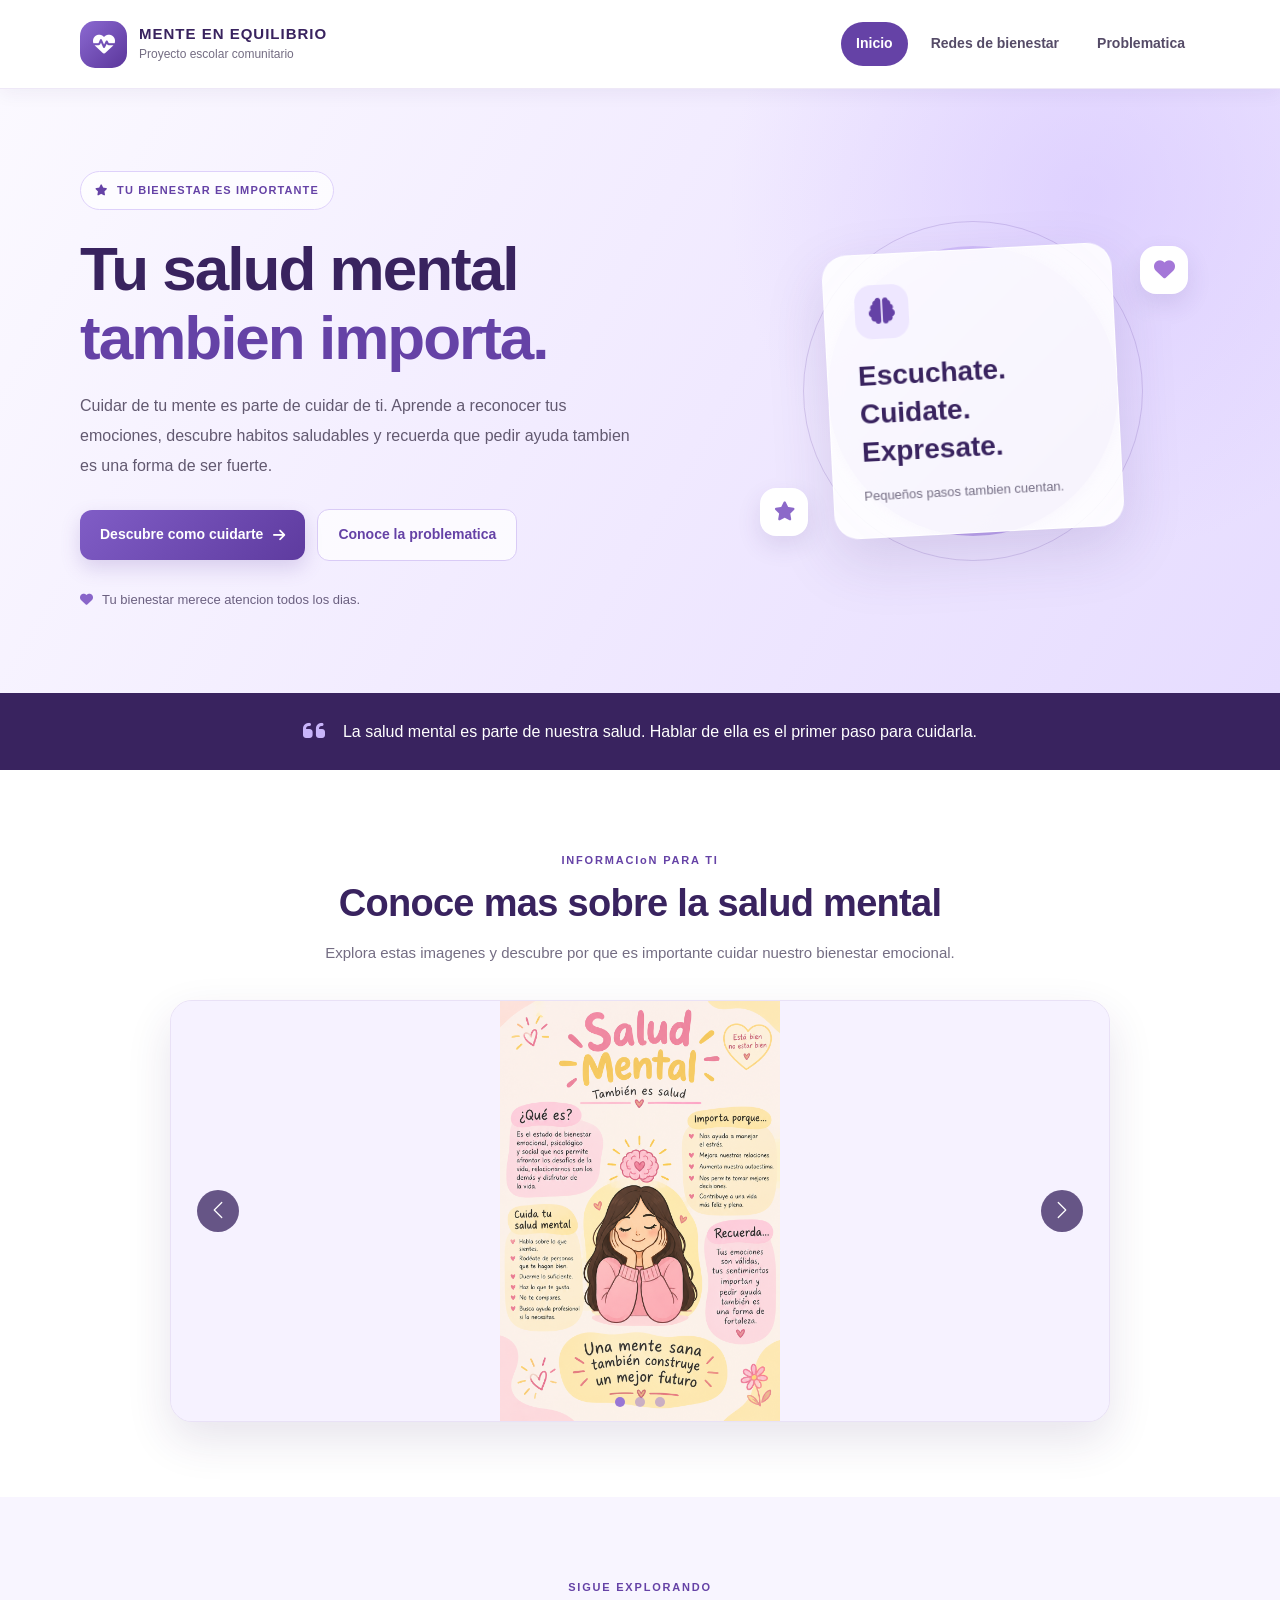
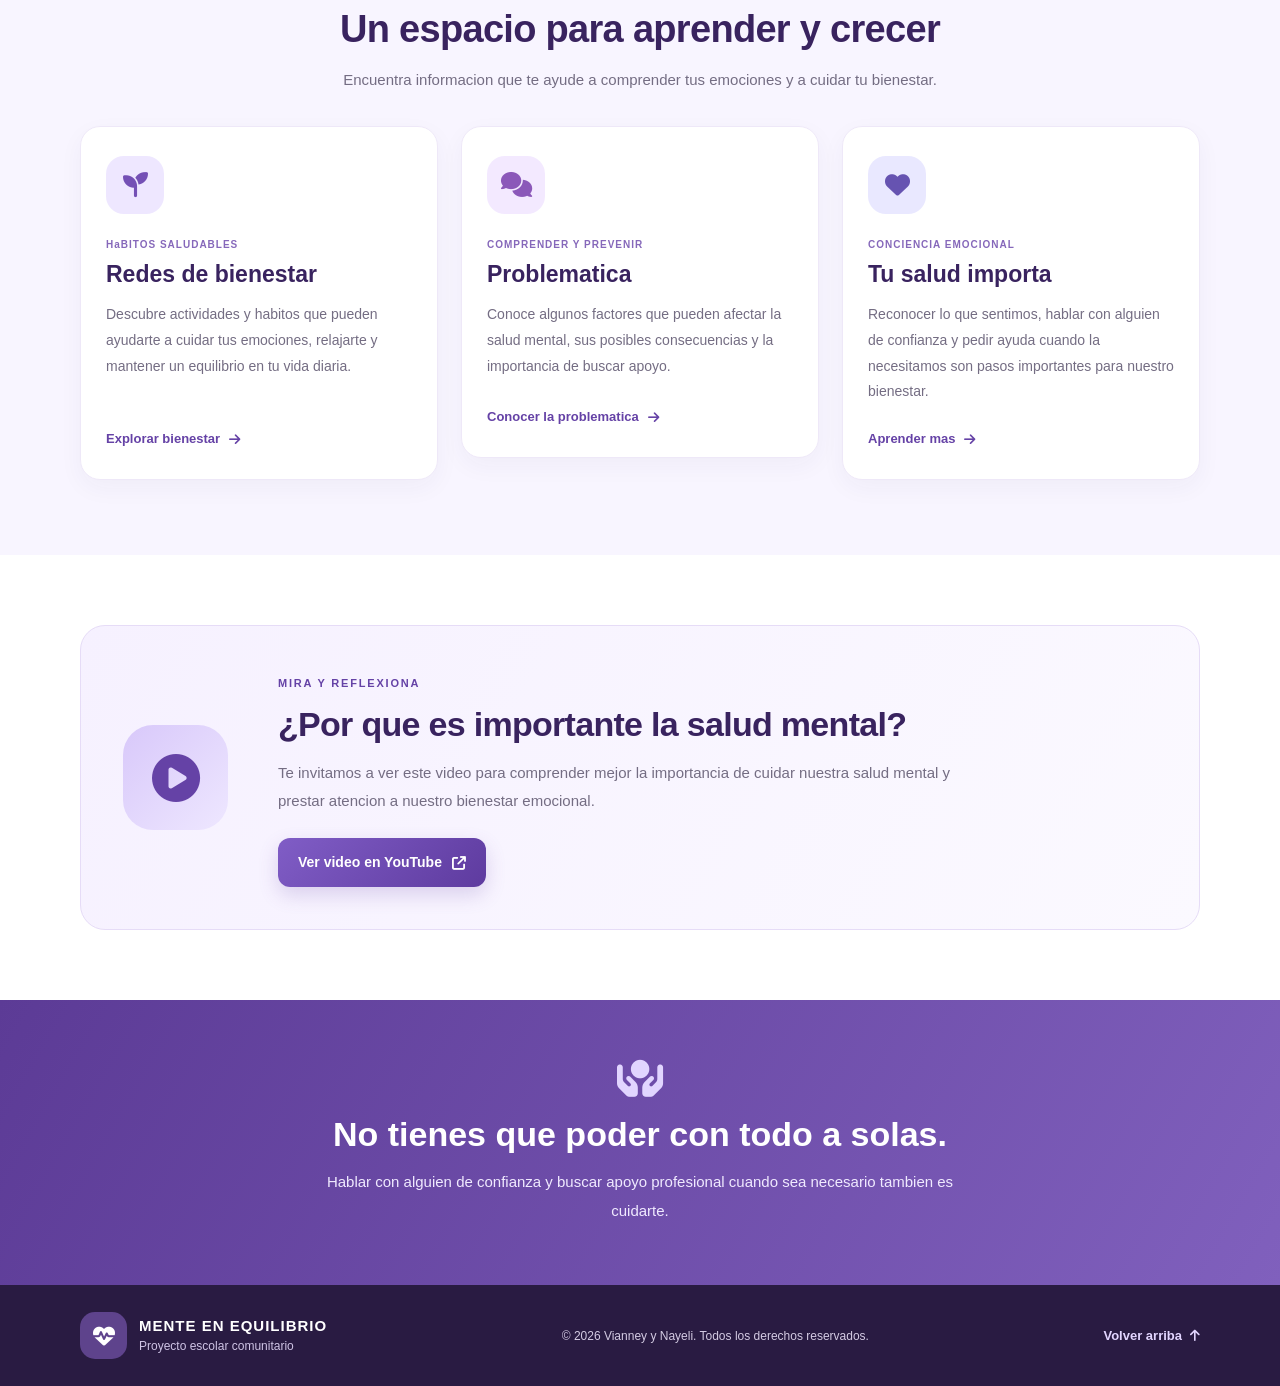
<file: Index.html>
<!DOCTYPE html>
<html lang="es">
<head>
    <meta charset="UTF-8">
    <meta name="viewport" content="width=device-width, initial-scale=1.0">

    <title>Salud Mental | Proyecto Escolar Comunitario</title>

    
    <link href="https://cdn.jsdelivr.net/npm/bootstrap@5.3.3/dist/css/bootstrap.min.css" rel="stylesheet">

    
    <link rel="stylesheet" href="Estilos.css">

    
    <link rel="stylesheet" href="https://cdnjs.cloudflare.com/ajax/libs/font-awesome/6.5.2/css/all.min.css">
</head>

<body class="pagina-inicio">

    <header class="encabezado-inicio">
        <div class="contenedor-inicio encabezado-contenido">

            <a href="index.html" class="marca-inicio">
                <span class="marca-icono">
                    <i class="fa-solid fa-heart-pulse"></i>
                </span>

                <span>
                    <strong>MENTE EN EQUILIBRIO</strong>
                    <small>Proyecto escolar comunitario</small>
                </span>
            </a>

            <nav class="menu-inicio" aria-label="Navegacion principal">
                <a href="index.html" class="enlace-activo">Inicio</a>
                <a href="bienestar.html">Redes de bienestar</a>
                <a href="problematica.html">Problematica</a>
            </nav>

        </div>
    </header>

    <main>

        <section class="portada-inicio">
            <div class="contenedor-inicio portada-contenido">

                <div class="portada-texto">
                    <span class="etiqueta-inicio">
                        <i class="fa-solid fa-star"></i>
                        TU BIENESTAR ES IMPORTANTE
                    </span>

                    <h1>
                        Tu salud mental
                        <span>tambien importa.</span>
                    </h1>

                    <p>
                        Cuidar de tu mente es parte de cuidar de ti.
                        Aprende a reconocer tus emociones, descubre
                        habitos saludables y recuerda que pedir ayuda
                        tambien es una forma de ser fuerte.
                    </p>

                    <div class="portada-botones">
                        <a href="bienestar.html" class="boton-principal">
                            Descubre como cuidarte
                            <i class="fa-solid fa-arrow-right"></i>
                        </a>

                        <a href="problematica.html" class="boton-secundario">
                            Conoce la problematica
                        </a>
                    </div>

                    <div class="portada-mensaje">
                        <i class="fa-solid fa-heart"></i>
                        <span>Tu bienestar merece atencion todos los dias.</span>
                    </div>
                </div>

                <div class="portada-decoracion" aria-hidden="true">
                    <div class="circulo-decorativo circulo-uno"></div>
                    <div class="circulo-decorativo circulo-dos"></div>

                    <div class="tarjeta-frase">
                        <div class="frase-icono">
                            <i class="fa-solid fa-brain"></i>
                        </div>

                        <h2>Escuchate.</h2>
                        <h2>Cuidate.</h2>
                        <h2>Expresate.</h2>

                        <p>Pequeños pasos tambien cuentan.</p>
                    </div>

                    <span class="adorno adorno-corazon">
                        <i class="fa-solid fa-heart"></i>
                    </span>

                    <span class="adorno adorno-estrella">
                        <i class="fa-solid fa-star"></i>
                    </span>
                </div>

            </div>
        </section>

        <section class="franja-mensaje">
            <div class="contenedor-inicio">
                <i class="fa-solid fa-quote-left"></i>

                <p>
                    La salud mental es parte de nuestra salud.
                    Hablar de ella es el primer paso para cuidarla.
                </p>
            </div>
        </section>

        <section class="seccion-inicio seccion-carrusel">
            <div class="contenedor-inicio">

                <div class="titulo-seccion">
                    <span class="subtitulo-seccion">INFORMACIoN PARA TI</span>

                    <h2>Conoce mas sobre la salud mental</h2>

                    <p>
                        Explora estas imagenes y descubre por que
                        es importante cuidar nuestro bienestar emocional.
                    </p>
                </div>

                <div id="demo"
                     class="carousel slide carrusel-inicio"
                     data-bs-ride="carousel"
                     data-bs-interval="5000">

                    <div class="carousel-indicators">
                        <button type="button" data-bs-target="#demo"
                                data-bs-slide-to="0" class="active"
                                aria-current="true" aria-label="Imagen 1"></button>

                        <button type="button" data-bs-target="#demo"
                                data-bs-slide-to="1"
                                aria-label="Imagen 2"></button>

                        <button type="button" data-bs-target="#demo"
                                data-bs-slide-to="2"
                                aria-label="Imagen 3"></button>
                    </div>

                    <div class="carousel-inner">

                        <div class="carousel-item active">
                            <img src="salud mental imagen.png"
                                 alt="Imagen sobre salud mental"
                                 class="d-block w-100">
                        </div>

                        <div class="carousel-item">
                            <img src="salud mental te contamos.jpg"
                                 alt="Informacion sobre la salud mental"
                                 class="d-block w-100"
                                 loading="lazy">
                        </div>

                        <div class="carousel-item">
                            <img src="mundial.jpg"
                                 alt="Imagen relacionada con la salud mental"
                                 class="d-block w-100"
                                 loading="lazy">
                        </div>

                    </div>

                    <button class="carousel-control-prev" type="button"
                            data-bs-target="#demo" data-bs-slide="prev"
                            aria-label="Imagen anterior">
                        <span class="carousel-control-prev-icon"
                              aria-hidden="true"></span>
                    </button>

                    <button class="carousel-control-next" type="button"
                            data-bs-target="#demo" data-bs-slide="next"
                            aria-label="Imagen siguiente">
                        <span class="carousel-control-next-icon"
                              aria-hidden="true"></span>
                    </button>

                </div>
            </div>
        </section>

        <section class="seccion-inicio seccion-explora">
            <div class="contenedor-inicio">

                <div class="titulo-seccion">
                    <span class="subtitulo-seccion">SIGUE EXPLORANDO</span>

                    <h2>Un espacio para aprender y crecer</h2>

                    <p>
                        Encuentra informacion que te ayude a comprender
                        tus emociones y a cuidar tu bienestar.
                    </p>
                </div>

                <div class="tarjetas-inicio">

                    <article class="tarjeta-inicio tarjeta-bienestar">
                        <div class="tarjeta-icono">
                            <i class="fa-solid fa-seedling"></i>
                        </div>

                        <span class="tarjeta-etiqueta">HaBITOS SALUDABLES</span>

                        <h3>Redes de bienestar</h3>

                        <p>
                            Descubre actividades y habitos que pueden
                            ayudarte a cuidar tus emociones, relajarte
                            y mantener un equilibrio en tu vida diaria.
                        </p>

                        <a href="bienestar.html" class="enlace-tarjeta">
                            Explorar bienestar
                            <i class="fa-solid fa-arrow-right"></i>
                        </a>
                    </article>

                    <article class="tarjeta-inicio tarjeta-problematica">
                        <div class="tarjeta-icono">
                            <i class="fa-solid fa-comments"></i>
                        </div>

                        <span class="tarjeta-etiqueta">COMPRENDER Y PREVENIR</span>

                        <h3>Problematica</h3>

                        <p>
                            Conoce algunos factores que pueden afectar
                            la salud mental, sus posibles consecuencias
                            y la importancia de buscar apoyo.
                        </p>

                        <a href="problematica.html" class="enlace-tarjeta">
                            Conocer la problematica
                            <i class="fa-solid fa-arrow-right"></i>
                        </a>
                    </article>

                    <article class="tarjeta-inicio tarjeta-importancia">
                        <div class="tarjeta-icono">
                            <i class="fa-solid fa-heart"></i>
                        </div>

                        <span class="tarjeta-etiqueta">CONCIENCIA EMOCIONAL</span>

                        <h3>Tu salud importa</h3>

                        <p>
                            Reconocer lo que sentimos, hablar con alguien
                            de confianza y pedir ayuda cuando la necesitamos
                            son pasos importantes para nuestro bienestar.
                        </p>

                        <a href="bienestar.html" class="enlace-tarjeta">
                            Aprender mas
                            <i class="fa-solid fa-arrow-right"></i>
                        </a>
                    </article>

                </div>
            </div>
        </section>

        <section class="seccion-video-inicio">
            <div class="contenedor-inicio video-contenido">

                <div class="video-icono">
                    <i class="fa-solid fa-circle-play"></i>
                </div>

                <div class="video-texto">
                    <span class="subtitulo-seccion">MIRA Y REFLEXIONA</span>

                    <h2>¿Por que es importante la salud mental?</h2>

                    <p>
                        Te invitamos a ver este video para comprender
                        mejor la importancia de cuidar nuestra salud mental
                        y prestar atencion a nuestro bienestar emocional.
                    </p>

                    <a href="https://youtu.be/JQr6Ld8d-f8?si=fh5OQfUayXiE0APu"
                       target="_blank"
                       rel="noopener noreferrer"
                       class="boton-principal">
                        Ver video en YouTube
                        <i class="fa-solid fa-arrow-up-right-from-square"></i>
                    </a>
                </div>

            </div>
        </section>

        
        <section class="mensaje-final-inicio">
            <div class="contenedor-inicio">
                <i class="fa-solid fa-hands-holding-circle"></i>

                <h2>No tienes que poder con todo a solas.</h2>

                <p>
                    Hablar con alguien de confianza y buscar apoyo
                    profesional cuando sea necesario tambien es cuidarte.
                </p>
            </div>
        </section>

    </main>

    <footer class="pie-inicio">
        <div class="contenedor-inicio pie-contenido">

            <a href="index.html" class="marca-inicio marca-pie">
                <span class="marca-icono">
                    <i class="fa-solid fa-heart-pulse"></i>
                </span>

                <span>
                    <strong>MENTE EN EQUILIBRIO</strong>
                    <small>Proyecto escolar comunitario</small>
                </span>
            </a>

            <p>
                © 2026 Vianney y Nayeli. Todos los derechos reservados.
            </p>

            <a href="#" class="volver-arriba"
               onclick="window.scrollTo({top: 0, behavior: 'smooth'}); return false;">
                Volver arriba
                <i class="fa-solid fa-arrow-up"></i>
            </a>

        </div>
    </footer>

    <script src="https://cdn.jsdelivr.net/npm/bootstrap@5.3.3/dist/js/bootstrap.bundle.min.js"></script>


</body>
</html>
</file>
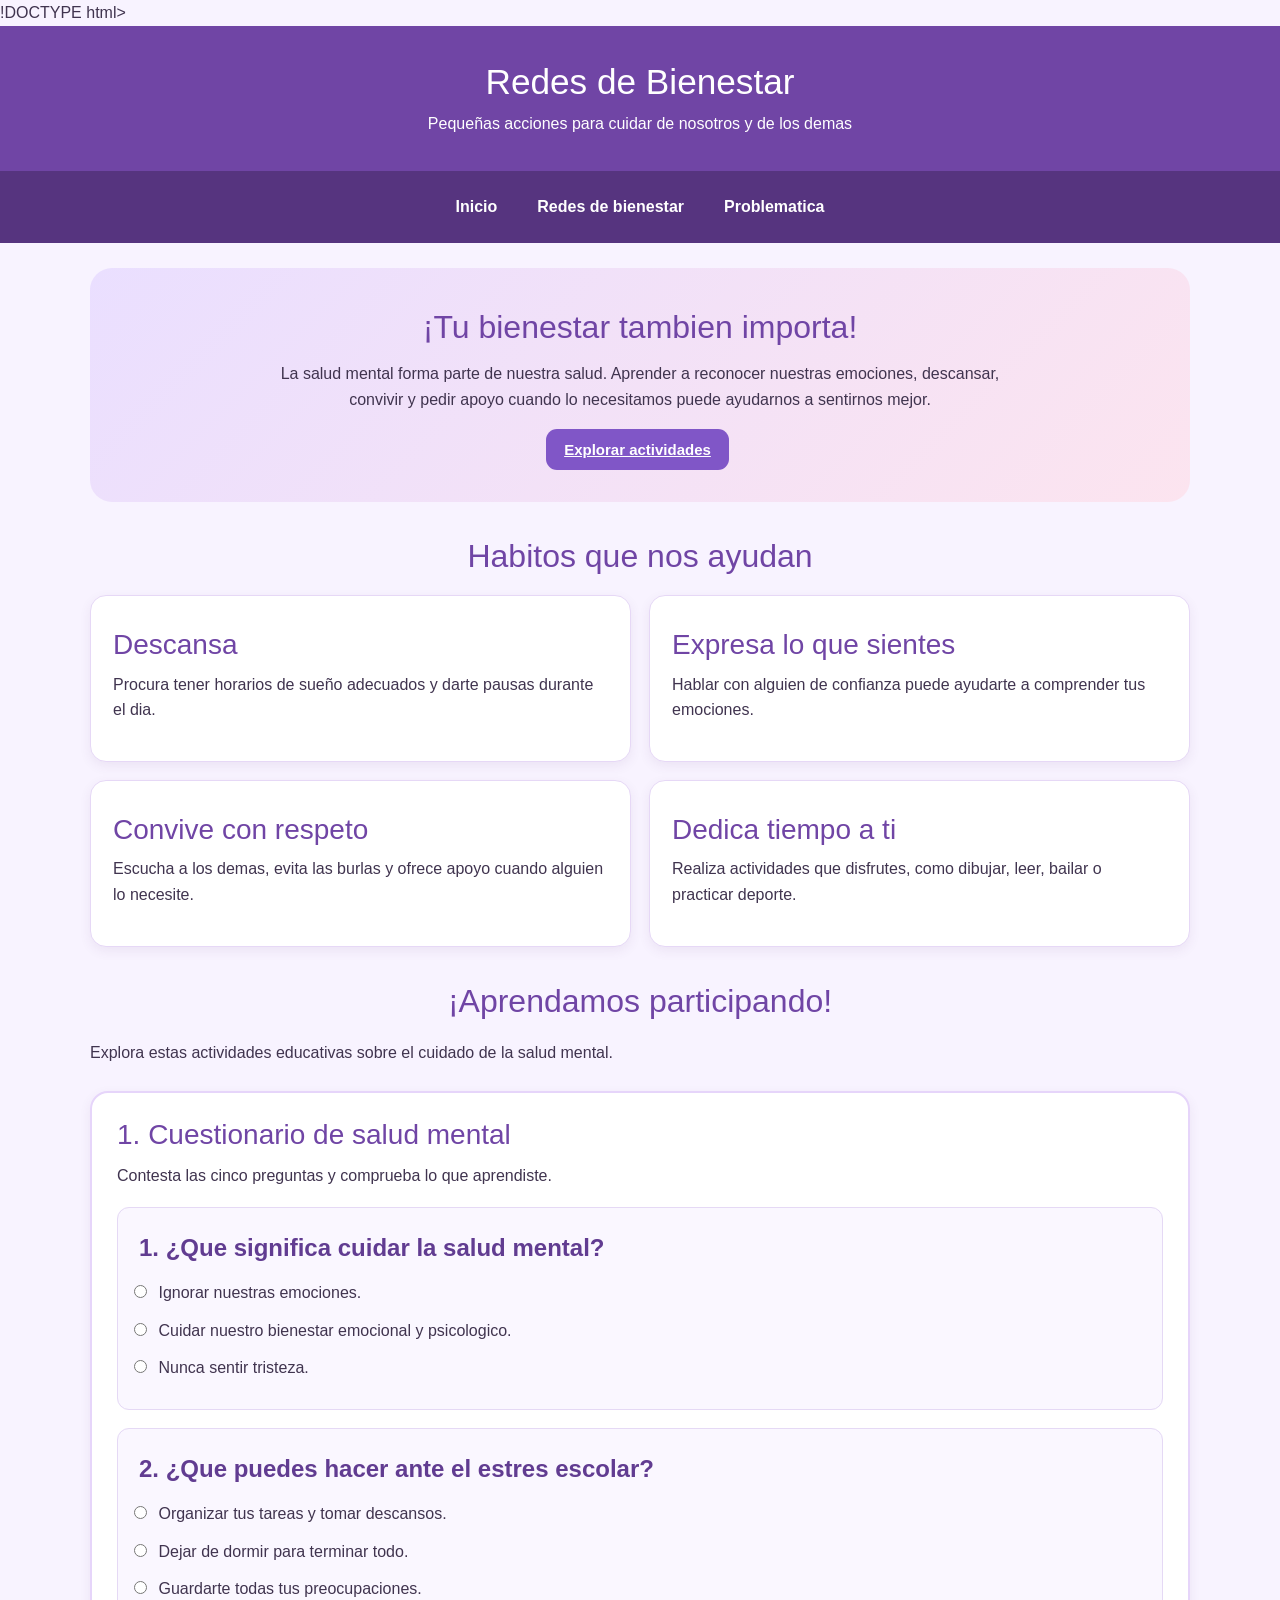
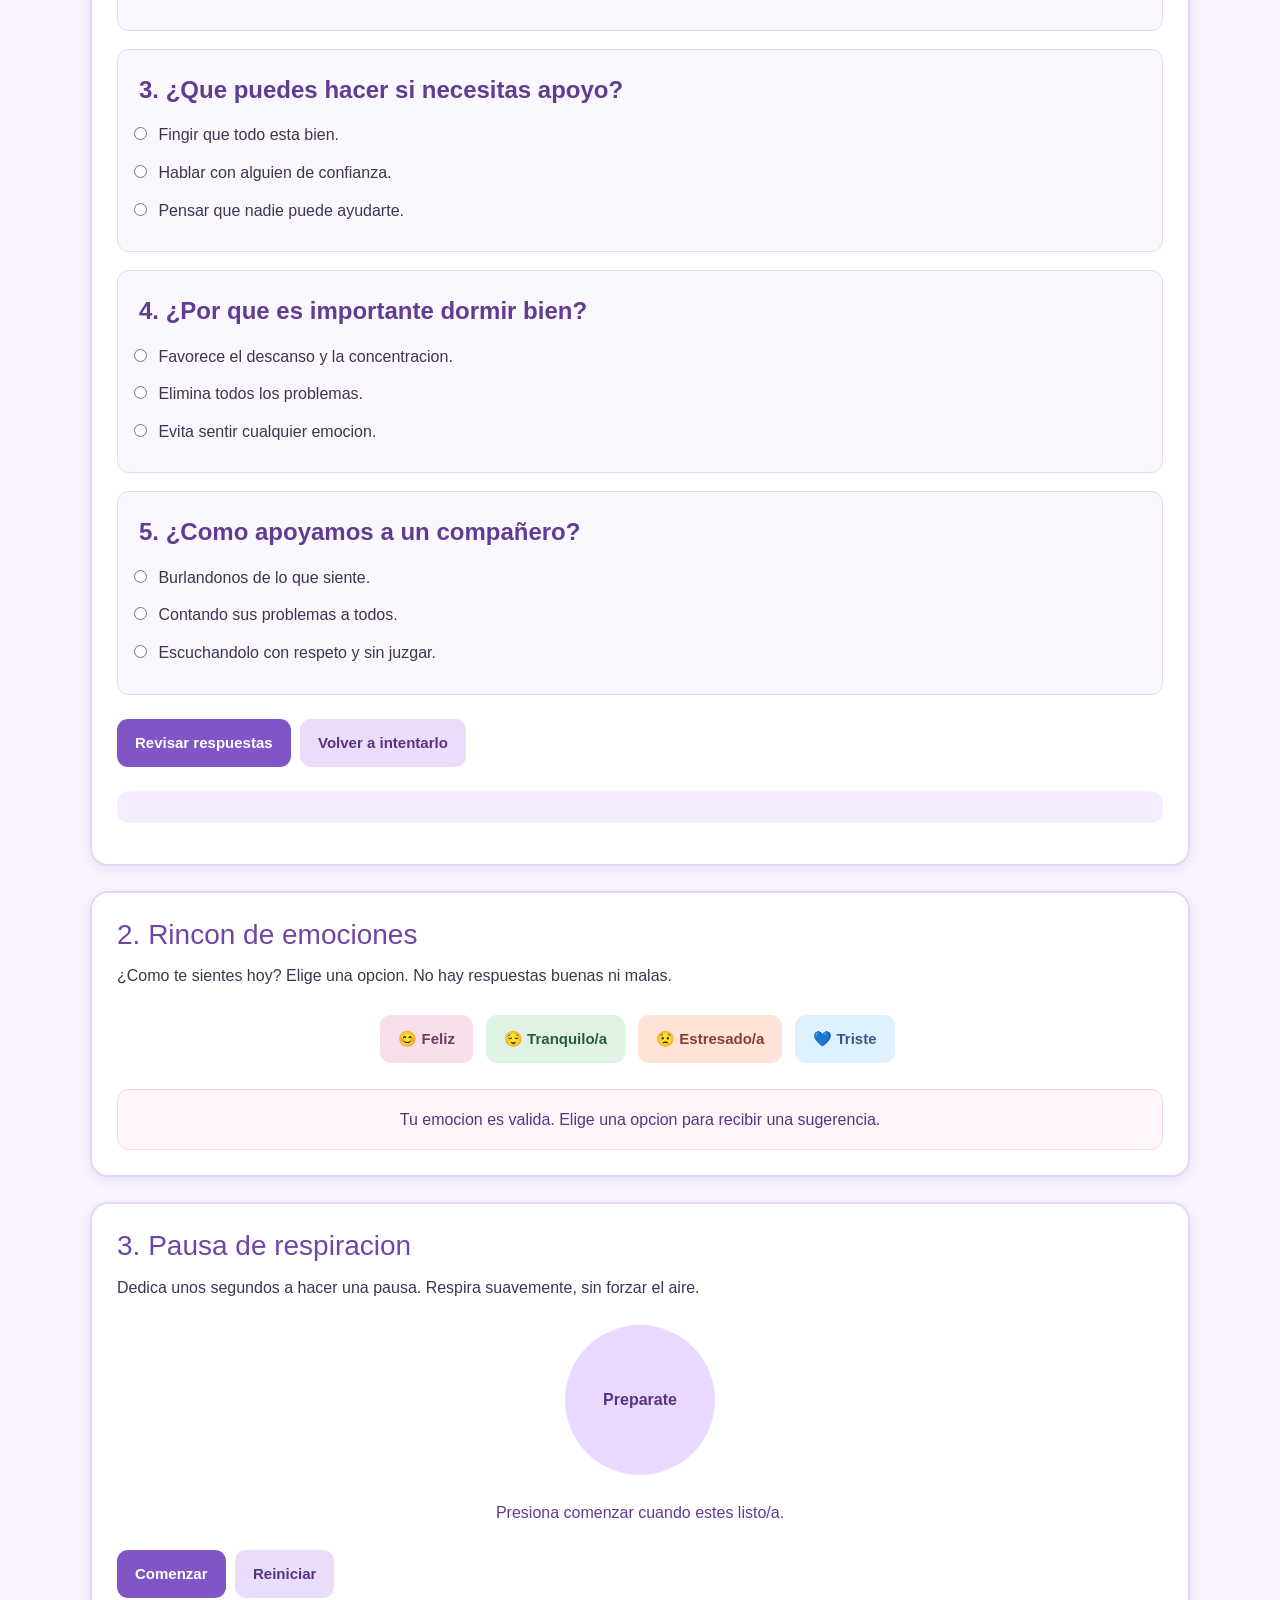
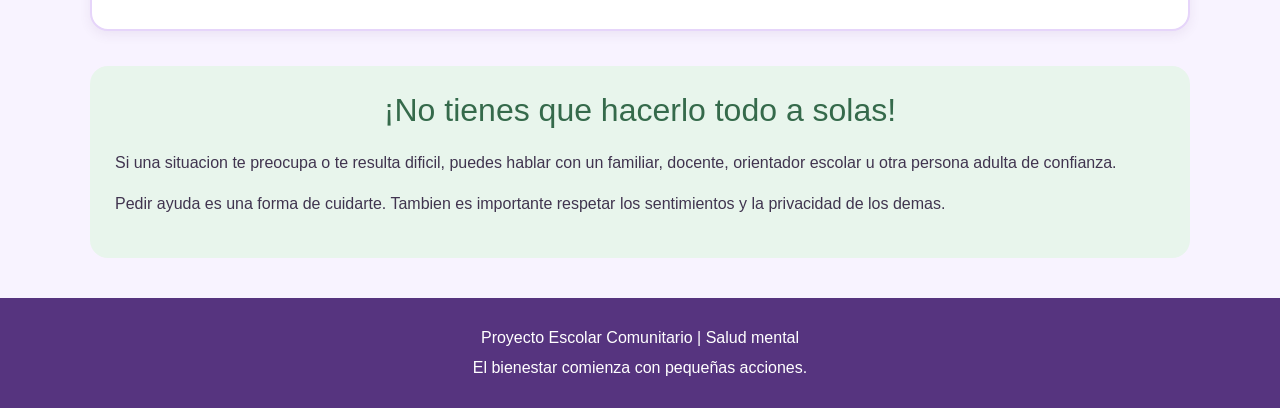
<file: bienestar.html>
!DOCTYPE html>
<html lang="es">
<head>
    <meta charset="UTF-8">
    <meta name="viewport" content="width=device-width, initial-scale=1.0">

    <title>Redes de Bienestar | Proyecto Escolar</title>

    <link href="https://cdn.jsdelivr.net/npm/bootstrap@5.3.3/dist/css/bootstrap.min.css"
          rel="stylesheet">

    <link rel="stylesheet" href="Estilos.css">
</head>

<body class="pagina-bienestar">

    <header class="encabezado-bienestar">
        <h1>Redes de Bienestar </h1>
        <p>Pequeñas acciones para cuidar de nosotros y de los demas</p>
    </header>

    <nav class="menu-bienestar">
        <a href="index.html">Inicio</a>
        <a href="bienestar.html" aria-current="page">Redes de bienestar</a>
        <a href="problematica.html">Problematica</a>
    </nav>

    <main class="contenido-bienestar">

        <section class="bienvenida-bienestar">
            <h2>¡Tu bienestar tambien importa! </h2>

            <p>
                La salud mental forma parte de nuestra salud.
                Aprender a reconocer nuestras emociones, descansar,
                convivir y pedir apoyo cuando lo necesitamos puede
                ayudarnos a sentirnos mejor.
            </p>

            <a href="#actividades" class="boton-bienestar">
                Explorar actividades
            </a>
        </section>

        <section class="seccion-bienestar">
            <h2> Habitos que nos ayudan</h2>

            <div class="tarjetas-bienestar">

                <article class="tarjeta-habito">
                    
                    <h3>Descansa</h3>
                    <p>
                        Procura tener horarios de sueño adecuados
                        y darte pausas durante el dia.
                    </p>
                </article>

                <article class="tarjeta-habito">
                    
                    <h3>Expresa lo que sientes</h3>
                    <p>
                        Hablar con alguien de confianza puede
                        ayudarte a comprender tus emociones.
                    </p>
                </article>

                <article class="tarjeta-habito">
                
                    <h3>Convive con respeto</h3>
                    <p>
                        Escucha a los demas, evita las burlas
                        y ofrece apoyo cuando alguien lo necesite.
                    </p>
                </article>

                <article class="tarjeta-habito">
                    
                    <h3>Dedica tiempo a ti</h3>
                    <p>
                        Realiza actividades que disfrutes,
                        como dibujar, leer, bailar o practicar deporte.
                    </p>
                </article>

            </div>
        </section>

        <section id="actividades" class="seccion-bienestar">
            <h2>¡Aprendamos participando!</h2>
            <p class="introduccion-actividad">
                Explora estas actividades educativas sobre
                el cuidado de la salud mental.
            </p>

            <div class="actividad-bienestar" id="cuestionario">
                <h3> 1. Cuestionario de salud mental</h3>

                <p>
                    Contesta las cinco preguntas y comprueba
                    lo que aprendiste.
                </p>

                <form id="formularioQuiz">

                    <fieldset class="pregunta-bienestar">
                        <legend>1. ¿Que significa cuidar la salud mental?</legend>

                        <label>
                            <input type="radio" name="p1" value="a" required>
                            Ignorar nuestras emociones.
                        </label>

                        <label>
                            <input type="radio" name="p1" value="b">
                            Cuidar nuestro bienestar emocional y psicologico.
                        </label>

                        <label>
                            <input type="radio" name="p1" value="c">
                            Nunca sentir tristeza.
                        </label>
                    </fieldset>

                    <fieldset class="pregunta-bienestar">
                        <legend>2. ¿Que puedes hacer ante el estres escolar?</legend>

                        <label>
                            <input type="radio" name="p2" value="a" required>
                            Organizar tus tareas y tomar descansos.
                        </label>

                        <label>
                            <input type="radio" name="p2" value="b">
                            Dejar de dormir para terminar todo.
                        </label>

                        <label>
                            <input type="radio" name="p2" value="c">
                            Guardarte todas tus preocupaciones.
                        </label>
                    </fieldset>

                    <fieldset class="pregunta-bienestar">
                        <legend>3. ¿Que puedes hacer si necesitas apoyo?</legend>

                        <label>
                            <input type="radio" name="p3" value="a" required>
                            Fingir que todo esta bien.
                        </label>

                        <label>
                            <input type="radio" name="p3" value="b">
                            Hablar con alguien de confianza.
                        </label>

                        <label>
                            <input type="radio" name="p3" value="c">
                            Pensar que nadie puede ayudarte.
                        </label>
                    </fieldset>

                    <fieldset class="pregunta-bienestar">
                        <legend>4. ¿Por que es importante dormir bien?</legend>

                        <label>
                            <input type="radio" name="p4" value="a" required>
                            Favorece el descanso y la concentracion.
                        </label>

                        <label>
                            <input type="radio" name="p4" value="b">
                            Elimina todos los problemas.
                        </label>

                        <label>
                            <input type="radio" name="p4" value="c">
                            Evita sentir cualquier emocion.
                        </label>
                    </fieldset>

                    <fieldset class="pregunta-bienestar">
                        <legend>5. ¿Como apoyamos a un compañero?</legend>

                        <label>
                            <input type="radio" name="p5" value="a" required>
                            Burlandonos de lo que siente.
                        </label>

                        <label>
                            <input type="radio" name="p5" value="b">
                            Contando sus problemas a todos.
                        </label>

                        <label>
                            <input type="radio" name="p5" value="c">
                            Escuchandolo con respeto y sin juzgar.
                        </label>
                    </fieldset>

                    <button type="submit" class="boton-bienestar">
                        Revisar respuestas
                    </button>

                    <button type="reset" class="boton-reiniciar">
                        Volver a intentarlo
                    </button>

                    <div id="resultadoQuiz"
                         class="resultado-bienestar"
                         aria-live="polite"></div>

                </form>
            </div>

            <div class="actividad-bienestar" id="emociones">
                <h3> 2. Rincon de emociones</h3>

                <p>
                    ¿Como te sientes hoy? Elige una opcion.
                    No hay respuestas buenas ni malas.
                </p>

                <div class="opciones-emocion">

                    <button type="button" class="boton-emocion"
                            data-mensaje="¡Que bueno! Disfruta este momento y compartelo si quieres.">
                        😊 Feliz
                    </button>

                    <button type="button" class="boton-emocion"
                            data-mensaje="Puedes aprovechar este momento para descansar o hacer algo que disfrutes.">
                        😌 Tranquilo/a
                    </button>

                    <button type="button" class="boton-emocion"
                            data-mensaje="Haz una pausa si puedes, organiza tus pendientes y busca apoyo si lo necesitas.">
                        😟 Estresado/a
                    </button>

                    <button type="button" class="boton-emocion"
                            data-mensaje="Esta bien no sentirse bien todo el tiempo. Date un momento y considera hablar con alguien de confianza.">
                        💙 Triste
                    </button>

                </div>

                <div id="mensajeEmocion"
                     class="mensaje-bienestar"
                     aria-live="polite">
                    Tu emocion es valida. Elige una opcion para recibir una sugerencia.
                </div>
            </div>

            <div class="actividad-bienestar" id="respiracion">
                <h3> 3. Pausa de respiracion</h3>

                <p>
                    Dedica unos segundos a hacer una pausa.
                    Respira suavemente, sin forzar el aire.
                </p>

                <div id="circuloRespiracion"
                     class="circulo-respiracion"
                     aria-live="polite">
                    Preparate
                </div>

                <p id="instruccionRespiracion" aria-live="polite">
                    Presiona comenzar cuando estes listo/a.
                </p>

                <button type="button" id="iniciarRespiracion"
                        class="boton-bienestar">
                    Comenzar
                </button>

                <button type="button" id="detenerRespiracion"
                        class="boton-reiniciar">
                    Reiniciar
                </button>
            </div>

        </section>

        <section class="seccion-bienestar redes-apoyo">
            <h2> ¡No tienes que hacerlo todo a solas!</h2>

            <p>
                Si una situacion te preocupa o te resulta dificil,
                puedes hablar con un familiar, docente, orientador
                escolar u otra persona adulta de confianza.
            </p>

            <p>
                Pedir ayuda es una forma de cuidarte.
                Tambien es importante respetar los sentimientos
                y la privacidad de los demas.
            </p>
        </section>

    </main>

    <footer class="pie-bienestar">
        <p>Proyecto Escolar Comunitario | Salud mental</p>
        <p>El bienestar comienza con pequeñas acciones. </p>
    </footer>

    <script>
        // 1. CUESTIONARIO

        const formularioQuiz = document.getElementById("formularioQuiz");
        const resultadoQuiz = document.getElementById("resultadoQuiz");

        const respuestasCorrectas = {
            p1: "b",
            p2: "a",
            p3: "b",
            p4: "a",
            p5: "c"
        };

        formularioQuiz.addEventListener("submit", function(evento) {
            evento.preventDefault();

            let puntos = 0;

            for (const pregunta in respuestasCorrectas) {
                const seleccionada = formularioQuiz.querySelector(
                    'input[name="' + pregunta + '"]:checked'
                );

                if (seleccionada &&
                    seleccionada.value === respuestasCorrectas[pregunta]) {
                    puntos++;
                }
            }

            const mensajes = [
                "Puedes seguir aprendiendo sobre el bienestar emocional.",
                "¡Buen comienzo! Repasa los consejos de esta pagina.",
                "¡Vas aprendiendo! Ya conoces algunas ideas importantes.",
                "¡Muy bien! Tienes buenos conocimientos del tema.",
                "¡Excelente! Respondiste correctamente todas las preguntas."
            ];

            resultadoQuiz.textContent =
                "Obtuviste " + puntos + " de 5 puntos. " + mensajes[puntos];
        });

        formularioQuiz.addEventListener("reset", function() {
            resultadoQuiz.textContent = "";
        });


        // 2. RINCON DE EMOCIONES

        const botonesEmocion = document.querySelectorAll(".boton-emocion");
        const mensajeEmocion = document.getElementById("mensajeEmocion");

        botonesEmocion.forEach(function(boton) {
            boton.addEventListener("click", function() {
                mensajeEmocion.textContent = boton.dataset.mensaje;
            });
        });


        // 3. ACTIVIDAD DE RESPIRACION

        const circulo = document.getElementById("circuloRespiracion");
        const instruccion = document.getElementById("instruccionRespiracion");
        const iniciar = document.getElementById("iniciarRespiracion");
        const detener = document.getElementById("detenerRespiracion");

        let intervaloRespiracion = null;
        let tiempoFinal = null;
        let faseRespiracion = 0;

        function reiniciarRespiracion() {
            clearInterval(intervaloRespiracion);
            clearTimeout(tiempoFinal);

            intervaloRespiracion = null;
            tiempoFinal = null;
            faseRespiracion = 0;

            circulo.classList.remove("inhalar", "exhalar");
            circulo.textContent = "Preparate";
            instruccion.textContent =
                "Presiona comenzar cuando estes listo/a.";

            iniciar.disabled = false;
        }

        function cambiarFase() {
            if (faseRespiracion % 2 === 0) {
                circulo.classList.remove("exhalar");
                circulo.classList.add("inhalar");
                circulo.textContent = "Inhala suavemente";
                instruccion.textContent =
                    "Toma aire con suavidad, sin forzarte.";
            } else {
                circulo.classList.remove("inhalar");
                circulo.classList.add("exhalar");
                circulo.textContent = "Exhala suavemente";
                instruccion.textContent =
                    "Suelta el aire con calma, sin contenerlo.";
            }

            faseRespiracion++;
        }

        iniciar.addEventListener("click", function() {
            if (intervaloRespiracion !== null) return;

            iniciar.disabled = true;
            cambiarFase();

            intervaloRespiracion = setInterval(cambiarFase, 4000);

            tiempoFinal = setTimeout(function() {
                reiniciarRespiracion();

                circulo.textContent = "¡Muy bien!";
                instruccion.textContent =
                    "Terminaste la actividad. Puedes continuar cuando quieras.";
            }, 20000);
        });

        detener.addEventListener("click", reiniciarRespiracion);
    </script>

</body>
</html>
</file>
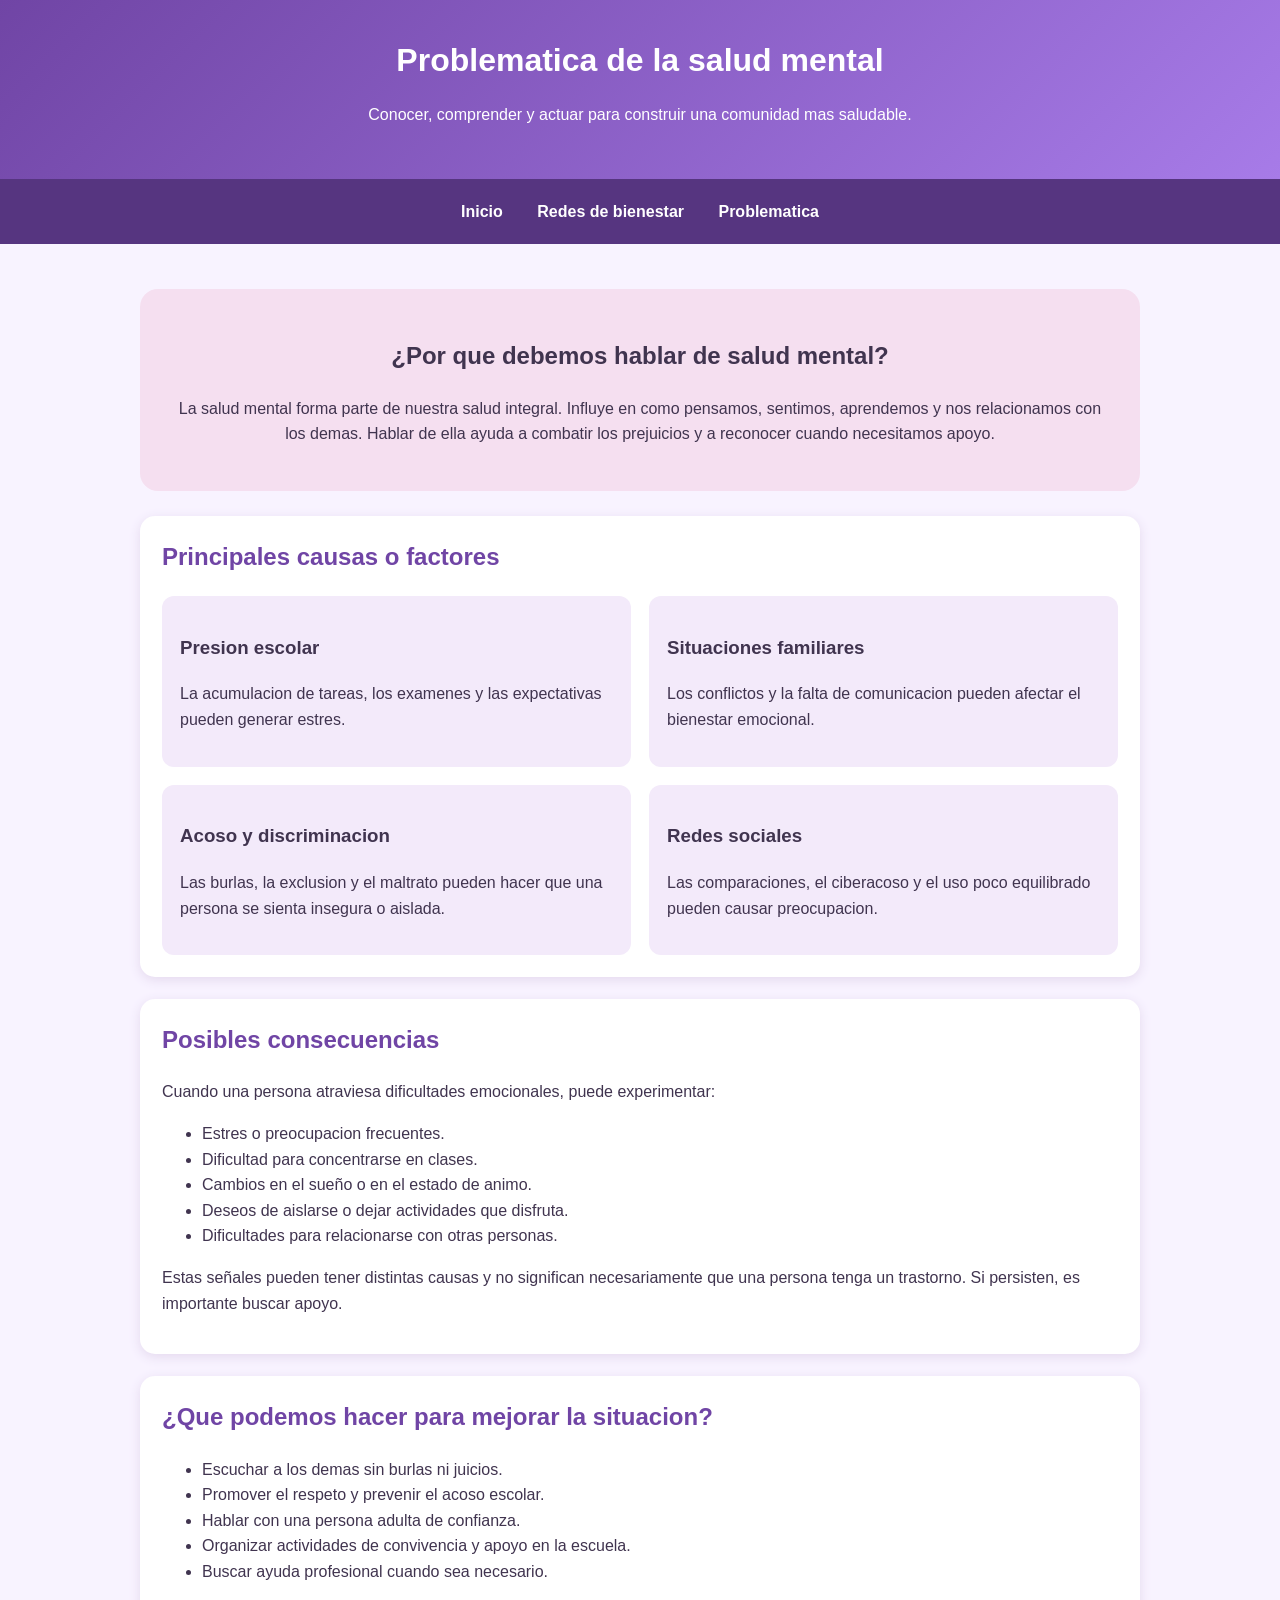
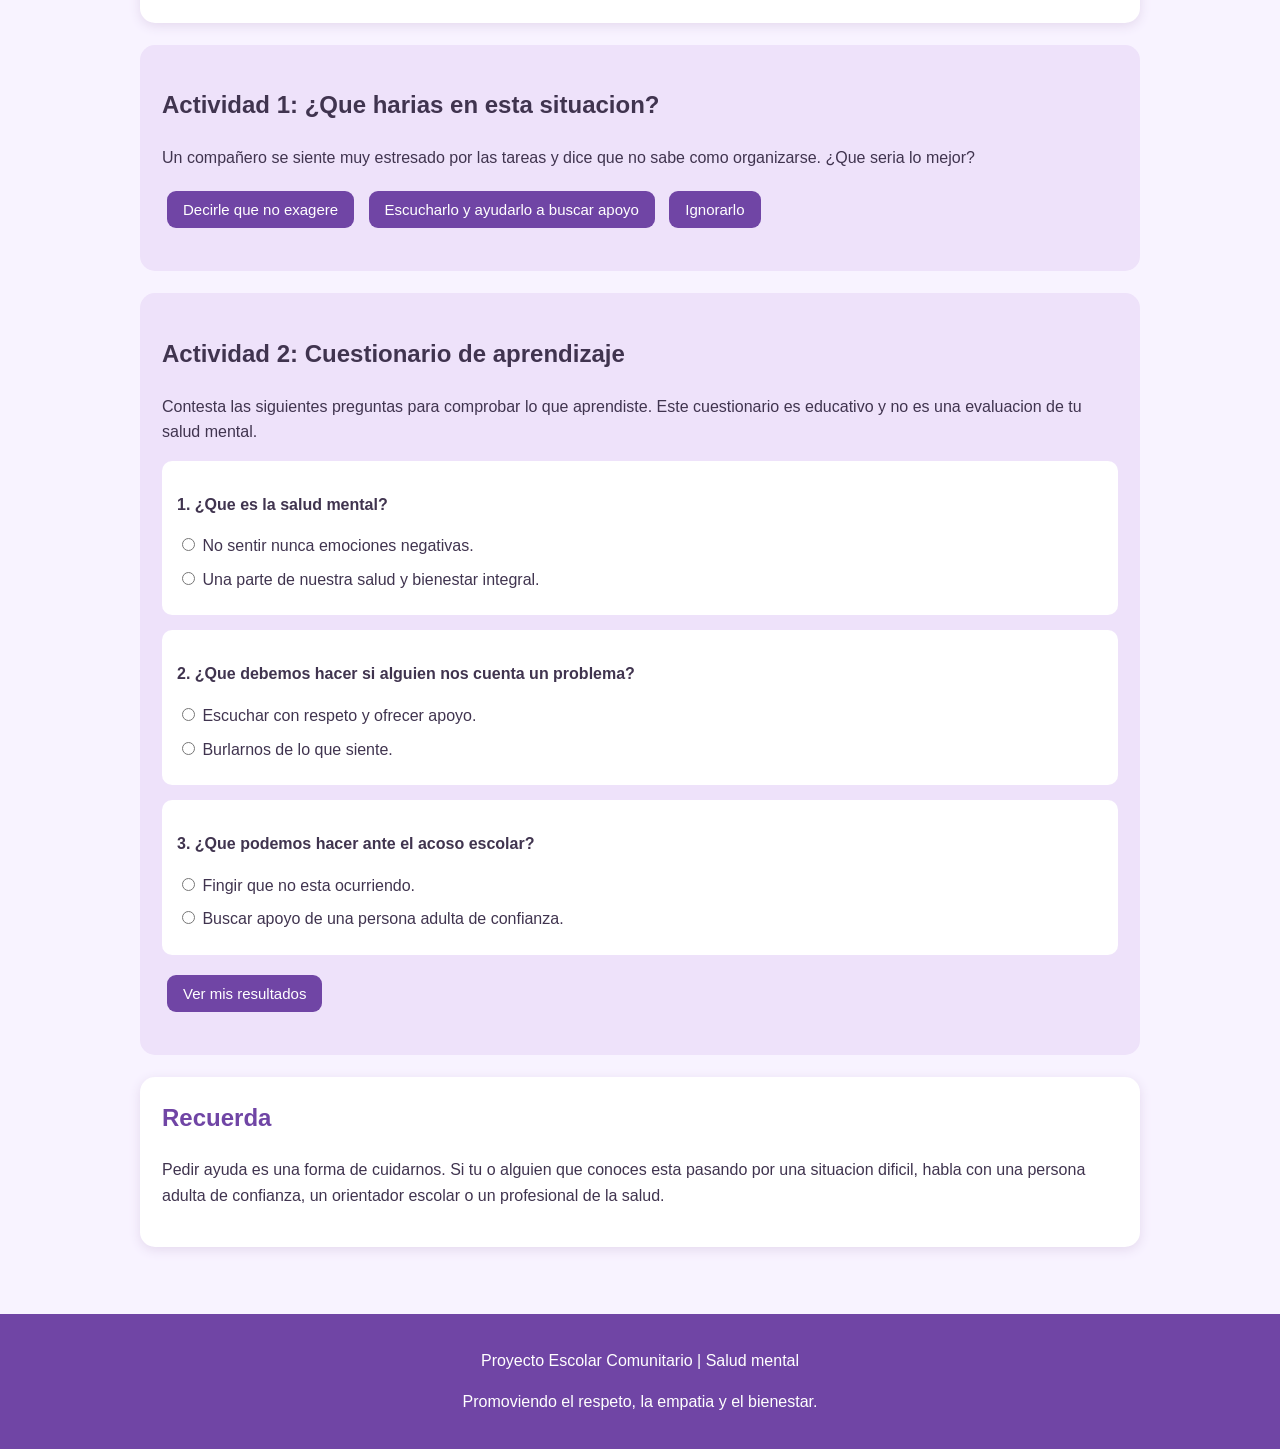
<file: problematica.html>
<!DOCTYPE html>
<html lang="es">
<head>
    <meta charset="UTF-8">
    <meta name="viewport" content="width=device-width, initial-scale=1.0">

    <title>Problematica | Salud mental</title>

    <link rel="stylesheet" href="Estilos.css">

</head>

<body class="pagina-problematica">

    <header class="encabezado-problematica">
        <h1>Problematica de la salud mental</h1>
        <p>Conocer, comprender y actuar para construir una comunidad mas saludable.</p>
    </header>

    <nav class="menu-problematica">
        <a href="index.html">Inicio</a>
        <a href="bienestar.html">Redes de bienestar</a>
        <a href="problematica.html">Problematica</a>
    </nav>

    <main class="contenido-problematica">

        <section class="introduccion-problematica">
            <h2>¿Por que debemos hablar de salud mental?</h2>
            <p>
                La salud mental forma parte de nuestra salud integral.
                Influye en como pensamos, sentimos, aprendemos y nos relacionamos
                con los demas. Hablar de ella ayuda a combatir los prejuicios
                y a reconocer cuando necesitamos apoyo.
            </p>
        </section>

        <section class="tarjeta-problematica">
            <h2>Principales causas o factores</h2>

            <div class="tarjetas-causas">
                <article class="causa">
                    <h3> Presion escolar</h3>
                    <p>
                        La acumulacion de tareas, los examenes y las expectativas
                        pueden generar estres.
                    </p>
                </article>

                <article class="causa">
                    <h3> Situaciones familiares</h3>
                    <p>
                        Los conflictos y la falta de comunicacion pueden afectar
                        el bienestar emocional.
                    </p>
                </article>

                <article class="causa">
                    <h3> Acoso y discriminacion</h3>
                    <p>
                        Las burlas, la exclusion y el maltrato pueden hacer que
                        una persona se sienta insegura o aislada.
                    </p>
                </article>

                <article class="causa">
                    <h3> Redes sociales</h3>
                    <p>
                        Las comparaciones, el ciberacoso y el uso poco equilibrado
                        pueden causar preocupacion.
                    </p>
                </article>
            </div>
        </section>

        <section class="tarjeta-problematica">
            <h2>Posibles consecuencias</h2>
            <p>Cuando una persona atraviesa dificultades emocionales, puede experimentar:</p>

            <ul>
                <li>Estres o preocupacion frecuentes.</li>
                <li>Dificultad para concentrarse en clases.</li>
                <li>Cambios en el sueño o en el estado de animo.</li>
                <li>Deseos de aislarse o dejar actividades que disfruta.</li>
                <li>Dificultades para relacionarse con otras personas.</li>
            </ul>

            <p>
                Estas señales pueden tener distintas causas y no significan
                necesariamente que una persona tenga un trastorno. Si persisten,
                es importante buscar apoyo.
            </p>
        </section>

        <section class="tarjeta-problematica">
            <h2>¿Que podemos hacer para mejorar la situacion?</h2>

            <ul>
                <li>Escuchar a los demas sin burlas ni juicios.</li>
                <li>Promover el respeto y prevenir el acoso escolar.</li>
                <li>Hablar con una persona adulta de confianza.</li>
                <li>Organizar actividades de convivencia y apoyo en la escuela.</li>
                <li>Buscar ayuda profesional cuando sea necesario.</li>
            </ul>
        </section>

        <section class="actividad-problematica">
            <h2>Actividad 1: ¿Que harias en esta situacion?</h2>

            <p>
                Un compañero se siente muy estresado por las tareas y dice
                que no sabe como organizarse. ¿Que seria lo mejor?
            </p>

            <button type="button" onclick="responderSituacion('incorrecta')">
                Decirle que no exagere
            </button>

            <button type="button" onclick="responderSituacion('correcta')">
                Escucharlo y ayudarlo a buscar apoyo
            </button>

            <button type="button" onclick="responderSituacion('incorrecta')">
                Ignorarlo
            </button>

            <p id="respuesta-situacion" class="respuesta-problematica"
               aria-live="polite"></p>
        </section>

        <section class="actividad-problematica">
            <h2>Actividad 2: Cuestionario de aprendizaje</h2>

            <p>
                Contesta las siguientes preguntas para comprobar lo que aprendiste.
                Este cuestionario es educativo y no es una evaluacion de tu salud mental.
            </p>

            <form id="cuestionario-problematica">

                <div class="pregunta">
                    <p><strong>1. ¿Que es la salud mental?</strong></p>

                    <label>
                        <input type="radio" name="p1" value="a" required>
                        No sentir nunca emociones negativas.
                    </label>

                    <label>
                        <input type="radio" name="p1" value="b">
                        Una parte de nuestra salud y bienestar integral.
                    </label>
                </div>

                <div class="pregunta">
                    <p><strong>2. ¿Que debemos hacer si alguien nos cuenta un problema?</strong></p>

                    <label>
                        <input type="radio" name="p2" value="a" required>
                        Escuchar con respeto y ofrecer apoyo.
                    </label>

                    <label>
                        <input type="radio" name="p2" value="b">
                        Burlarnos de lo que siente.
                    </label>
                </div>

                <div class="pregunta">
                    <p><strong>3. ¿Que podemos hacer ante el acoso escolar?</strong></p>

                    <label>
                        <input type="radio" name="p3" value="a" required>
                        Fingir que no esta ocurriendo.
                    </label>

                    <label>
                        <input type="radio" name="p3" value="b">
                        Buscar apoyo de una persona adulta de confianza.
                    </label>
                </div>

                <button type="submit">Ver mis resultados</button>
            </form>

            <p id="resultado-cuestionario" class="respuesta-problematica"
               aria-live="polite"></p>
        </section>

        <section class="tarjeta-problematica">
            <h2>Recuerda</h2>
            <p>
                Pedir ayuda es una forma de cuidarnos. Si tu o alguien que conoces
                esta pasando por una situacion dificil, habla con una persona adulta
                de confianza, un orientador escolar o un profesional de la salud.
            </p>
        </section>

    </main>

    <footer class="pie-problematica">
        <p>Proyecto Escolar Comunitario | Salud mental</p>
        <p>Promoviendo el respeto, la empatia y el bienestar.</p>
    </footer>

    <script>
        function responderSituacion(respuesta) {
            const mensaje = document.getElementById("respuesta-situacion");

            if (respuesta === "correcta") {
                mensaje.textContent =
                    "¡Correcto! Escuchar sin juzgar y ayudar a buscar apoyo puede marcar la diferencia.";
                mensaje.style.color = "#286b43";
            } else {
                mensaje.textContent =
                    "Intentalo de nuevo. Lo mejor es escuchar con respeto y ayudar a buscar apoyo.";
                mensaje.style.color = "#8a3155";
            }
        }

        document.getElementById("cuestionario-problematica")
            .addEventListener("submit", function(event) {
                event.preventDefault();

                const respuestas = {
                    p1: "b",
                    p2: "a",
                    p3: "b"
                };

                let puntos = 0;

                for (const pregunta in respuestas) {
                    const seleccionada = document.querySelector(
                        'input[name="' + pregunta + '"]:checked'
                    );

                    if (seleccionada && seleccionada.value === respuestas[pregunta]) {
                        puntos++;
                    }
                }

                const resultado = document.getElementById("resultado-cuestionario");

                resultado.textContent =
                    "Obtuviste " + puntos + " de 3 respuestas correctas. " +
                    (puntos === 3
                        ? "¡Excelente! Comprendiste las ideas principales."
                        : "Repasa la informacion e intentalo nuevamente.");
            });
    </script>

</body>
</html>
</file>
<file: Estilos.css>
/* ESTILO PAGINA DE INICIO */

.pagina-inicio {
    --inicio-morado: #6542a6;
    --inicio-morado-oscuro: #39235f;
    --inicio-lavanda: #eee7ff;
    --inicio-lavanda-claro: #f8f5ff;
    --inicio-lila: #c8b5f5;
    --inicio-texto: #39334a;
    --inicio-texto-suave: #746d83;
    --inicio-blanco: #ffffff;

    margin: 0;
    background: #ffffff;
    color: var(--inicio-texto);
    font-family: "Segoe UI", Arial, sans-serif;
    line-height: 1.7;
    overflow-wrap: break-word;
}

.pagina-inicio *,
.pagina-inicio *::before,
.pagina-inicio *::after {
    box-sizing: border-box;
}

.pagina-inicio a {
    text-decoration: none;
}

.pagina-inicio .contenedor-inicio {
    width: min(1120px, 90%);
    margin: 0 auto;
}

/* ENCABEZADO */

.pagina-inicio .encabezado-inicio {
    position: relative;
    z-index: 10;
    background: rgba(255, 255, 255, 0.97);
    border-bottom: 1px solid #eee8f7;
    box-shadow: 0 4px 18px rgba(57, 35, 95, 0.06);
}

.pagina-inicio .encabezado-contenido {
    min-height: 88px;
    display: flex;
    align-items: center;
    justify-content: space-between;
    gap: 25px;
}

.pagina-inicio .marca-inicio {
    display: flex;
    align-items: center;
    gap: 12px;
    color: var(--inicio-morado-oscuro);
    min-width: 0;
}

.pagina-inicio .marca-icono {
    width: 47px;
    height: 47px;
    display: grid;
    place-items: center;
    flex-shrink: 0;
    border-radius: 15px;
    color: white;
    background: linear-gradient(135deg, #8b69d1, #5b369b);
    font-size: 22px;
}

.pagina-inicio .marca-inicio strong {
    display: block;
    font-size: 15px;
    letter-spacing: 1px;
    line-height: 1.4;
}

.pagina-inicio .marca-inicio small {
    display: block;
    color: var(--inicio-texto-suave);
    font-size: 12px;
}

.pagina-inicio .menu-inicio {
    display: flex;
    align-items: center;
    justify-content: flex-end;
    flex-wrap: wrap;
    gap: 8px;
    background: transparent;
    padding: 0;
    margin: 0;
    border: 0;
    box-shadow: none;
}

.pagina-inicio .menu-inicio a {
    display: inline-block;
    padding: 10px 15px;
    border-radius: 25px;
    color: #554b67;
    font-size: 14px;
    font-weight: 600;
    transition: background-color 0.25s ease,
                color 0.25s ease,
                transform 0.25s ease;
}

.pagina-inicio .menu-inicio a:hover {
    color: var(--inicio-morado);
    background: var(--inicio-lavanda-claro);
    transform: translateY(-2px);
}

.pagina-inicio .menu-inicio a.enlace-activo {
    color: white;
    background: var(--inicio-morado);
}

/* PORTADA */

.pagina-inicio .portada-inicio {
    position: relative;
    overflow: hidden;
    padding: 82px 0;
    background:
        radial-gradient(circle at 85% 18%,
        rgba(205, 185, 255, 0.45), transparent 30%),
        linear-gradient(120deg, #fbf9ff 0%, #f0e9ff 55%, #e6dcff 100%);
}

.pagina-inicio .portada-contenido {
    display: grid;
    grid-template-columns: 1.15fr 0.85fr;
    align-items: center;
    gap: 50px;
}

.pagina-inicio .portada-texto {
    animation: inicio-aparecer 0.8s ease both;
}

.pagina-inicio .etiqueta-inicio {
    display: inline-flex;
    align-items: center;
    gap: 9px;
    padding: 9px 14px;
    border: 1px solid #ded1fa;
    border-radius: 30px;
    background: rgba(255, 255, 255, 0.7);
    color: var(--inicio-morado);
    font-size: 11px;
    font-weight: 800;
    letter-spacing: 1.1px;
}

.pagina-inicio .portada-texto h1 {
    margin: 24px 0 18px;
    color: var(--inicio-morado-oscuro);
    font-size: clamp(38px, 5vw, 62px);
    font-weight: 800;
    letter-spacing: -2px;
    line-height: 1.12;
}

.pagina-inicio .portada-texto h1 span {
    display: block;
    color: var(--inicio-morado);
}

.pagina-inicio .portada-texto > p {
    max-width: 570px;
    margin-bottom: 27px;
    color: #625970;
    font-size: 16px;
    line-height: 1.9;
}

.pagina-inicio .portada-botones {
    display: flex;
    align-items: center;
    flex-wrap: wrap;
    gap: 12px;
}

.pagina-inicio .boton-principal,
.pagina-inicio .boton-secundario {
    display: inline-flex;
    justify-content: center;
    align-items: center;
    gap: 10px;
    padding: 13px 20px;
    border-radius: 12px;
    font-size: 14px;
    font-weight: 700;
    transition: transform 0.25s ease,
                box-shadow 0.25s ease,
                background-color 0.25s ease;
}

.pagina-inicio .boton-principal {
    color: white;
    background: linear-gradient(135deg, #805dc6, #5e3b9f);
    box-shadow: 0 8px 20px rgba(101, 66, 166, 0.2);
}

.pagina-inicio .boton-principal:hover {
    color: white;
    transform: translateY(-3px);
    box-shadow: 0 12px 25px rgba(101, 66, 166, 0.3);
}

.pagina-inicio .boton-secundario {
    color: var(--inicio-morado);
    background: rgba(255, 255, 255, 0.72);
    border: 1px solid #d9cbf6;
}

.pagina-inicio .boton-secundario:hover {
    color: var(--inicio-morado-oscuro);
    background: white;
    transform: translateY(-3px);
}

.pagina-inicio .portada-mensaje {
    display: flex;
    align-items: center;
    gap: 9px;
    margin-top: 28px;
    color: #6b6080;
    font-size: 13px;
}

.pagina-inicio .portada-mensaje i {
    color: #8965c9;
}

/* DECORACION */

.pagina-inicio .portada-decoracion {
    position: relative;
    display: grid;
    min-height: 360px;
    place-items: center;
    isolation: isolate;
    animation: inicio-aparecer 1s ease both;
}

.pagina-inicio .circulo-decorativo {
    position: absolute;
    z-index: -1;
    border-radius: 50%;
}

.pagina-inicio .circulo-uno {
    width: 290px;
    height: 290px;
    background: linear-gradient(135deg, #d8c7ff, #b49ae9);
    animation: inicio-flotar 6s ease-in-out infinite;
}

.pagina-inicio .circulo-dos {
    width: 340px;
    height: 340px;
    border: 1px solid rgba(101, 66, 166, 0.2);
}

.pagina-inicio .tarjeta-frase {
    width: min(290px, 85%);
    padding: 30px;
    border: 1px solid rgba(255, 255, 255, 0.9);
    border-radius: 25px;
    background: rgba(255, 255, 255, 0.88);
    box-shadow: 0 22px 60px rgba(73, 47, 121, 0.15);
    backdrop-filter: blur(8px);
    transform: rotate(-3deg);
    transition: transform 0.35s ease;
}

.pagina-inicio .tarjeta-frase:hover {
    transform: rotate(0deg) translateY(-5px);
}

.pagina-inicio .frase-icono {
    display: grid;
    width: 54px;
    height: 54px;
    margin-bottom: 18px;
    place-items: center;
    border-radius: 17px;
    background: var(--inicio-lavanda);
    color: var(--inicio-morado);
    font-size: 26px;
}

.pagina-inicio .tarjeta-frase h2 {
    margin: 0;
    color: var(--inicio-morado-oscuro);
    font-size: 28px;
    font-weight: 800;
    line-height: 1.35;
}

.pagina-inicio .tarjeta-frase p {
    margin: 15px 0 0;
    color: var(--inicio-texto-suave);
    font-size: 13px;
}

.pagina-inicio .adorno {
    position: absolute;
    display: grid;
    width: 48px;
    height: 48px;
    place-items: center;
    border-radius: 16px;
    background: white;
    color: var(--inicio-morado);
    box-shadow: 0 10px 25px rgba(73, 47, 121, 0.12);
    animation: inicio-flotar 4s ease-in-out infinite;
}

.pagina-inicio .adorno-corazon {
    top: 35px;
    right: 12px;
    color: #a477d8;
    font-size: 21px;
}

.pagina-inicio .adorno-estrella {
    bottom: 35px;
    left: 15px;
    color: #8c69c9;
    font-size: 19px;
    animation-delay: 1s;
}

/* FRASE DESTACADA */

.pagina-inicio .franja-mensaje {
    padding: 25px 0;
    color: white;
    background: var(--inicio-morado-oscuro);
}

.pagina-inicio .franja-mensaje .contenedor-inicio {
    display: flex;
    justify-content: center;
    align-items: center;
    gap: 17px;
}

.pagina-inicio .franja-mensaje i {
    flex-shrink: 0;
    color: #c9b5fa;
    font-size: 25px;
}

.pagina-inicio .franja-mensaje p {
    margin: 0;
    font-size: 16px;
    font-weight: 500;
    text-align: center;
}

/* SECCIONES */

.pagina-inicio .seccion-inicio {
    padding: 75px 0;
}

.pagina-inicio .seccion-carrusel {
    background: white;
}

.pagina-inicio .titulo-seccion {
    max-width: 720px;
    margin: 0 auto 34px;
    text-align: center;
}

.pagina-inicio .subtitulo-seccion {
    display: inline-block;
    margin-bottom: 10px;
    color: var(--inicio-morado);
    font-size: 11px;
    font-weight: 800;
    letter-spacing: 1.8px;
}

.pagina-inicio .titulo-seccion h2,
.pagina-inicio .video-texto h2 {
    margin: 0 0 13px;
    color: var(--inicio-morado-oscuro);
    font-size: clamp(27px, 3.5vw, 38px);
    font-weight: 800;
    letter-spacing: -0.7px;
    line-height: 1.25;
}

.pagina-inicio .titulo-seccion p {
    margin: 0;
    color: var(--inicio-texto-suave);
    font-size: 15px;
}

/* CARRUSEL */

.pagina-inicio #demo.carrusel-inicio {
    max-width: 940px;
    margin: 0 auto;
    overflow: hidden;
    border: 1px solid #e9e1f6;
    border-radius: 22px;
    background: #f6f2ff;
    box-shadow: 0 18px 45px rgba(57, 35, 95, 0.12);
}

.pagina-inicio #demo .carousel-inner {
    background: #f6f2ff;
}

.pagina-inicio #demo .carousel-item {
    height: 420px;
    text-align: center;
    background: #f6f2ff;
}

.pagina-inicio #demo .carousel-item img {
    width: 100%;
    height: 100%;
    object-fit: contain;
    margin: 0 auto;
}

.pagina-inicio #demo .carousel-indicators {
    margin-bottom: 14px;
}

.pagina-inicio #demo .carousel-indicators button {
    width: 10px;
    height: 10px;
    margin: 0 5px;
    border: 0;
    border-radius: 50%;
    background-color: #9876d5;
}

.pagina-inicio #demo .carousel-control-prev,
.pagina-inicio #demo .carousel-control-next {
    width: 10%;
    opacity: 0.95;
}

.pagina-inicio #demo .carousel-control-prev-icon,
.pagina-inicio #demo .carousel-control-next-icon {
    width: 42px;
    height: 42px;
    border-radius: 50%;
    background-color: rgba(57, 35, 95, 0.8);
    background-size: 48%;
}

/* TARJETAS */

.pagina-inicio .seccion-explora {
    background: var(--inicio-lavanda-claro);
}

.pagina-inicio .tarjetas-inicio {
    display: grid;
    grid-template-columns: repeat(3, minmax(0, 1fr));
    gap: 23px;
}

.pagina-inicio .tarjeta-inicio {
    display: flex;
    flex-direction: column;
    align-items: flex-start;
    min-width: 0;
    padding: 29px 25px;
    border: 1px solid #eee8f8;
    border-radius: 20px;
    background: white;
    box-shadow: 0 8px 25px rgba(57, 35, 95, 0.045);
    transition: transform 0.3s ease,
                box-shadow 0.3s ease,
                border-color 0.3s ease;
    animation: inicio-aparecer 0.7s ease both;
}

.pagina-inicio .tarjeta-inicio:nth-child(2) {
    animation-delay: 0.12s;
}

.pagina-inicio .tarjeta-inicio:nth-child(3) {
    animation-delay: 0.24s;
}

.pagina-inicio .tarjeta-inicio:hover {
    transform: translateY(-7px);
    border-color: #d9c9f7;
    box-shadow: 0 17px 35px rgba(57, 35, 95, 0.1);
}

.pagina-inicio .tarjeta-icono {
    display: grid;
    width: 58px;
    height: 58px;
    margin-bottom: 22px;
    place-items: center;
    border-radius: 18px;
    background: #eee7ff;
    color: #7450b5;
    font-size: 25px;
}

.pagina-inicio .tarjeta-problematica .tarjeta-icono {
    background: #f3e9ff;
    color: #8b58b9;
}

.pagina-inicio .tarjeta-importancia .tarjeta-icono {
    background: #e9e8ff;
    color: #6653b1;
}

.pagina-inicio .tarjeta-etiqueta {
    margin-bottom: 8px;
    color: #8668ba;
    font-size: 10px;
    font-weight: 800;
    letter-spacing: 1px;
}

.pagina-inicio .tarjeta-inicio h3 {
    margin: 0 0 13px;
    color: var(--inicio-morado-oscuro);
    font-size: 23px;
    font-weight: 800;
}

.pagina-inicio .tarjeta-inicio p {
    flex-grow: 1;
    margin-bottom: 23px;
    color: var(--inicio-texto-suave);
    font-size: 14px;
    line-height: 1.85;
}

.pagina-inicio .enlace-tarjeta {
    display: inline-flex;
    align-items: center;
    gap: 9px;
    color: var(--inicio-morado);
    font-size: 13px;
    font-weight: 800;
}

.pagina-inicio .enlace-tarjeta i {
    transition: transform 0.25s ease;
}

.pagina-inicio .enlace-tarjeta:hover {
    color: var(--inicio-morado-oscuro);
}

.pagina-inicio .enlace-tarjeta:hover i {
    transform: translateX(5px);
}

/* VIDEO */

.pagina-inicio .seccion-video-inicio {
    padding: 70px 0;
    background: white;
}

.pagina-inicio .video-contenido {
    display: grid;
    grid-template-columns: 120px 1fr;
    align-items: center;
    gap: 35px;
    padding: 42px;
    border: 1px solid #e6dcf7;
    border-radius: 25px;
    background: linear-gradient(120deg, #f6f1ff, #fbf9ff);
}

.pagina-inicio .video-icono {
    display: grid;
    width: 105px;
    height: 105px;
    place-items: center;
    border-radius: 30px;
    background: linear-gradient(135deg, #d8c8fa, #eee7ff);
    color: var(--inicio-morado);
    font-size: 48px;
    transition: transform 0.3s ease;
}

.pagina-inicio .video-contenido:hover .video-icono {
    transform: scale(1.05) rotate(-3deg);
}

.pagina-inicio .video-texto h2 {
    font-size: clamp(25px, 3vw, 34px);
}

.pagina-inicio .video-texto p {
    max-width: 700px;
    margin-bottom: 22px;
    color: var(--inicio-texto-suave);
    font-size: 15px;
    line-height: 1.9;
}

/* MENSAJE FINAL */

.pagina-inicio .mensaje-final-inicio {
    padding: 60px 0;
    color: white;
    background: linear-gradient(120deg, #5c3b96, #8060bd);
    text-align: center;
}

.pagina-inicio .mensaje-final-inicio i {
    margin-bottom: 17px;
    color: #e1d5ff;
    font-size: 37px;
}

.pagina-inicio .mensaje-final-inicio h2 {
    margin: 0 0 13px;
    font-size: clamp(25px, 3vw, 34px);
    font-weight: 800;
}

.pagina-inicio .mensaje-final-inicio p {
    max-width: 680px;
    margin: 0 auto;
    color: #f0eaff;
    font-size: 15px;
    line-height: 1.9;
}

/* PIE DE PAGINA */

.pagina-inicio .pie-inicio {
    padding: 27px 0;
    color: white;
    background: #291b42;
}

.pagina-inicio .pie-contenido {
    display: flex;
    align-items: center;
    justify-content: space-between;
    flex-wrap: wrap;
    gap: 20px;
}

.pagina-inicio .marca-pie {
    color: white;
}

.pagina-inicio .marca-pie small {
    color: #cfc4e5;
}

.pagina-inicio .marca-pie .marca-icono {
    background: #5e438c;
}

.pagina-inicio .pie-contenido > p {
    margin: 0;
    color: #d4cbe3;
    font-size: 12px;
    text-align: center;
}

.pagina-inicio .volver-arriba {
    display: inline-flex;
    align-items: center;
    gap: 8px;
    color: #e2d5ff;
    font-size: 13px;
    font-weight: 700;
    transition: color 0.25s ease;
}

.pagina-inicio .volver-arriba:hover {
    color: white;
}

/* ANIMACIONES */

@keyframes inicio-aparecer {
    from {
        opacity: 0;
        transform: translateY(16px);
    }

    to {
        opacity: 1;
        transform: translateY(0);
    }
}

@keyframes inicio-flotar {
    0%, 100% {
        transform: translateY(0);
    }

    50% {
        transform: translateY(-10px);
    }
}

/* TABLETAS */

@media (max-width: 900px) {
    .pagina-inicio .encabezado-contenido {
        padding-top: 15px;
        padding-bottom: 15px;
        flex-direction: column;
        gap: 12px;
    }

    .pagina-inicio .menu-inicio {
        justify-content: center;
    }

    .pagina-inicio .portada-inicio {
        padding: 60px 0;
    }

    .pagina-inicio .portada-contenido {
        grid-template-columns: 1fr;
        gap: 25px;
    }

    .pagina-inicio .portada-texto {
        text-align: center;
    }

    .pagina-inicio .portada-texto > p {
        margin-right: auto;
        margin-left: auto;
    }

    .pagina-inicio .portada-botones,
    .pagina-inicio .portada-mensaje {
        justify-content: center;
    }

    .pagina-inicio .portada-decoracion {
        min-height: 330px;
    }

    .pagina-inicio .tarjetas-inicio {
        grid-template-columns: repeat(2, minmax(0, 1fr));
    }

    .pagina-inicio .video-contenido {
        grid-template-columns: 85px 1fr;
        gap: 25px;
        padding: 30px;
    }

    .pagina-inicio .video-icono {
        width: 80px;
        height: 80px;
        border-radius: 23px;
        font-size: 36px;
    }

    .pagina-inicio .pie-contenido {
        justify-content: center;
    }
}

/* CELULARES */

@media (max-width: 600px) {
    .pagina-inicio .contenedor-inicio {
        width: 92%;
    }

    .pagina-inicio .marca-inicio strong {
        font-size: 13px;
    }

    .pagina-inicio .menu-inicio {
        gap: 3px;
    }

    .pagina-inicio .menu-inicio a {
        padding: 9px 10px;
        font-size: 12px;
    }

    .pagina-inicio .portada-inicio {
        padding: 48px 0;
    }

    .pagina-inicio .portada-texto h1 {
        font-size: 39px;
        letter-spacing: -1.3px;
    }

    .pagina-inicio .portada-texto > p {
        font-size: 14px;
    }

    .pagina-inicio .portada-botones {
        flex-direction: column;
        align-items: stretch;
    }

    .pagina-inicio .boton-principal,
    .pagina-inicio .boton-secundario {
        width: 100%;
    }

    .pagina-inicio .portada-mensaje {
        align-items: flex-start;
        text-align: left;
    }

    .pagina-inicio .portada-decoracion {
        min-height: 300px;
    }

    .pagina-inicio .circulo-uno {
        width: 245px;
        height: 245px;
    }

    .pagina-inicio .circulo-dos {
        width: 280px;
        height: 280px;
    }

    .pagina-inicio .tarjeta-frase {
        padding: 25px;
    }

    .pagina-inicio .franja-mensaje {
        padding: 22px 0;
    }

    .pagina-inicio .franja-mensaje .contenedor-inicio {
        align-items: flex-start;
        gap: 12px;
    }

    .pagina-inicio .franja-mensaje p {
        font-size: 13px;
    }

    .pagina-inicio .seccion-inicio {
        padding: 52px 0;
    }

    .pagina-inicio .titulo-seccion h2 {
        font-size: 28px;
    }

    .pagina-inicio .titulo-seccion p {
        font-size: 14px;
    }

    .pagina-inicio #demo .carousel-item {
        height: 280px;
    }

    .pagina-inicio .tarjetas-inicio {
        grid-template-columns: 1fr;
    }

    .pagina-inicio .tarjeta-inicio {
        padding: 25px;
    }

    .pagina-inicio .seccion-video-inicio {
        padding: 45px 0;
    }

    .pagina-inicio .video-contenido {
        grid-template-columns: 1fr;
        gap: 20px;
        padding: 25px;
    }

    .pagina-inicio .video-icono {
        width: 70px;
        height: 70px;
        font-size: 32px;
    }

    .pagina-inicio .video-texto h2 {
        font-size: 27px;
    }

    .pagina-inicio .mensaje-final-inicio {
        padding: 45px 0;
    }

    .pagina-inicio .pie-contenido {
        flex-direction: column;
        text-align: center;
    }
}

/* RESPETAR LA PREFERENCIA DE MENOS MOVIMIENTO */

@media (prefers-reduced-motion: reduce) {
    .pagina-inicio *,
    .pagina-inicio *::before,
    .pagina-inicio *::after {
        animation: none !important;
        scroll-behavior: auto !important;
        transition: none !important;
    }
}

/*  ESTILOS PAGINA REDES DE BIENESTAR*/

.pagina-bienestar {
    margin: 0;
    background: #f8f3ff;
    color: #40344f;
    font-family: Arial, sans-serif;
    line-height: 1.6;
}

.encabezado-bienestar {
    background: #7045a5;
    color: white;
    text-align: center;
    padding: 35px 20px;
}

.encabezado-bienestar h1 {
    margin: 0 0 8px;
    font-size: 2.2rem;
}

.encabezado-bienestar p {
    margin: 0;
}

.menu-bienestar {
    background: #56347f;
    display: flex;
    justify-content: center;
    flex-wrap: wrap;
    gap: 10px;
    padding: 14px;
}

.menu-bienestar a {
    color: white;
    text-decoration: none;
    padding: 9px 15px;
    border-radius: 9px;
    font-weight: bold;
}

.menu-bienestar a:hover,
.menu-bienestar a:focus-visible {
    background: #9b79ca;
    outline-offset: 3px;
}

.contenido-bienestar {
    width: 92%;
    max-width: 1100px;
    margin: 25px auto;
}

.bienvenida-bienestar {
    background: linear-gradient(135deg, #eadfff, #fce4ef);
    text-align: center;
    padding: 40px 25px;
    border-radius: 22px;
    margin-bottom: 35px;
}

.bienvenida-bienestar h2,
.seccion-bienestar > h2 {
    color: #7045a5;
}

.bienvenida-bienestar p {
    max-width: 750px;
    margin: 15px auto 25px;
}

.seccion-bienestar {
    margin: 35px 0;
}

.seccion-bienestar > h2 {
    text-align: center;
    margin-bottom: 20px;
}

.tarjetas-bienestar {
    display: grid;
    grid-template-columns: repeat(2, minmax(0, 1fr));
    gap: 18px;
}

.tarjeta-habito {
    background: white;
    border: 1px solid #e6d8f6;
    border-radius: 16px;
    padding: 22px;
    box-shadow: 0 4px 12px rgba(85, 50, 120, 0.08);
}

.tarjeta-habito span {
    font-size: 2rem;
}

.tarjeta-habito h3 {
    color: #7045a5;
    margin: 10px 0;
}

.actividad-bienestar {
    background: #fff;
    border: 2px solid #e6d5fa;
    border-radius: 18px;
    padding: 25px;
    margin: 25px 0;
    box-shadow: 0 4px 12px rgba(85, 50, 120, 0.08);
}

.actividad-bienestar h3 {
    color: #7045a5;
    margin-bottom: 12px;
}

.pregunta-bienestar {
    background: #faf7ff;
    border: 1px solid #e5d9f5;
    border-radius: 12px;
    padding: 16px;
    margin: 18px 0;
}

.pregunta-bienestar legend {
    color: #613c91;
    font-weight: bold;
    padding: 5px;
}

.pregunta-bienestar label {
    display: block;
    margin: 12px 0;
    cursor: pointer;
}

.pregunta-bienestar input {
    accent-color: #8056c7;
    margin-right: 7px;
}

.boton-bienestar,
.boton-reiniciar,
.boton-emocion {
    border: none;
    border-radius: 11px;
    padding: 12px 18px;
    margin: 6px 5px 6px 0;
    font-size: 15px;
    font-weight: bold;
    cursor: pointer;
    transition: transform 0.2s;
}

.boton-bienestar {
    background: #8056c7;
    color: white;
}

.boton-reiniciar {
    background: #eadcfb;
    color: #56347f;
}

.boton-emocion {
    background: #f8dfec;
    color: #713c60;
}

.boton-emocion:nth-child(2) {
    background: #dff3e5;
    color: #285d3b;
}

.boton-emocion:nth-child(3) {
    background: #ffe2d8;
    color: #863f30;
}

.boton-emocion:nth-child(4) {
    background: #dff0ff;
    color: #315d85;
}

.boton-bienestar:hover,
.boton-reiniciar:hover,
.boton-emocion:hover {
    transform: translateY(-2px);
}

.boton-bienestar:focus-visible,
.boton-reiniciar:focus-visible,
.boton-emocion:focus-visible {
    outline: 3px solid #c49de9;
    outline-offset: 3px;
}

.resultado-bienestar,
.mensaje-bienestar {
    background: #f4edff;
    color: #56347f;
    padding: 16px;
    border-radius: 12px;
    margin-top: 18px;
    line-height: 1.7;
}

.opciones-emocion {
    display: flex;
    flex-wrap: wrap;
    justify-content: center;
    gap: 8px;
    margin: 20px 0;
}

.mensaje-bienestar {
    background: #fff5fb;
    text-align: center;
    border: 1px solid #f1d7e7;
}

.circulo-respiracion {
    width: 150px;
    height: 150px;
    border-radius: 50%;
    background: #e9d9ff;
    color: #56347f;
    display: flex;
    justify-content: center;
    align-items: center;
    text-align: center;
    padding: 15px;
    box-sizing: border-box;
    margin: 25px auto;
    font-weight: bold;
    transition: transform 4s ease-in-out,
                background-color 4s ease-in-out;
}

.circulo-respiracion.inhalar {
    transform: scale(1.2);
    background: #d9eaff;
}

.circulo-respiracion.exhalar {
    transform: scale(0.85);
    background: #f8dfec;
}

#instruccionRespiracion {
    text-align: center;
    color: #613c91;
    min-height: 28px;
}

.redes-apoyo {
    background: #e8f5ec;
    border-radius: 18px;
    padding: 25px;
}

.redes-apoyo h2 {
    color: #356a4b;
}

.pie-bienestar {
    background: #56347f;
    color: white;
    text-align: center;
    padding: 22px 15px;
    margin-top: 40px;
}

.pie-bienestar p {
    margin: 5px;
}

@media (max-width: 600px) {
    .encabezado-bienestar h1 {
        font-size: 1.7rem;
    }

    .tarjetas-bienestar {
        grid-template-columns: 1fr;
    }

    .actividad-bienestar {
        padding: 16px;
    }

    .boton-bienestar,
    .boton-reiniciar {
        width: 100%;
        margin: 6px 0;
    }

    .menu-bienestar {
        gap: 4px;
    }

    .menu-bienestar a {
        padding: 8px;
        font-size: 14px;
    }
}
/* ESTILOS PAGINA PROBLEMATICA*/ 
.pagina-problematica {
            margin: 0;
            background: #f8f3ff;
            color: #40344f;
            font-family: Arial, sans-serif;
            line-height: 1.6;
        }

        .encabezado-problematica {
            background: linear-gradient(135deg, #7045a5, #a77be8);
            color: white;
            text-align: center;
            padding: 35px 20px;
        }

        .encabezado-problematica h1 {
            margin: 0;
            font-size: 32px;
        }

        .menu-problematica {
            background: #563580;
            padding: 15px;
            text-align: center;
        }

        .menu-problematica a {
            display: inline-block;
            color: white;
            text-decoration: none;
            font-weight: bold;
            margin: 5px 15px;
        }

        .menu-problematica a:hover {
            color: #f8c8e8;
        }

        .contenido-problematica {
            max-width: 1000px;
            margin: 25px auto;
            padding: 20px;
        }

        .introduccion-problematica {
            background: #f5dff0;
            border-radius: 18px;
            padding: 28px;
            text-align: center;
            margin-bottom: 25px;
        }

        .tarjeta-problematica {
            background: white;
            border-radius: 15px;
            padding: 22px;
            margin-bottom: 22px;
            box-shadow: 0 3px 12px #e4d9ee;
        }

        .tarjeta-problematica h2 {
            color: #7045a5;
            margin-top: 0;
        }

        .tarjetas-causas {
            display: grid;
            grid-template-columns: repeat(2, minmax(0, 1fr));
            gap: 18px;
        }

        .causa {
            background: #f3eafa;
            border-radius: 12px;
            padding: 18px;
        }

        .actividad-problematica {
            background: #eee2fa;
            border-radius: 15px;
            padding: 22px;
            margin-bottom: 22px;
        }

        .actividad-problematica button {
            background: #7045a5;
            color: white;
            border: none;
            border-radius: 9px;
            padding: 10px 16px;
            margin: 5px;
            cursor: pointer;
            font-size: 15px;
        }

        .actividad-problematica button:hover {
            background: #563580;
        }

        .pregunta {
            background: white;
            padding: 15px;
            border-radius: 10px;
            margin: 15px 0;
        }

        .pregunta label {
            display: block;
            margin: 8px 0;
            cursor: pointer;
        }

        .respuesta-problematica {
            font-weight: bold;
            margin-top: 12px;
        }

        .pie-problematica {
            background: #7045a5;
            color: white;
            text-align: center;
            padding: 18px;
        }

        @media (max-width: 600px) {
            .tarjetas-causas {
                grid-template-columns: 1fr;
            }

            .contenido-problematica {
                padding: 12px;
            }

            .encabezado-problematica h1 {
                font-size: 26px;
            }
        }
</file>
